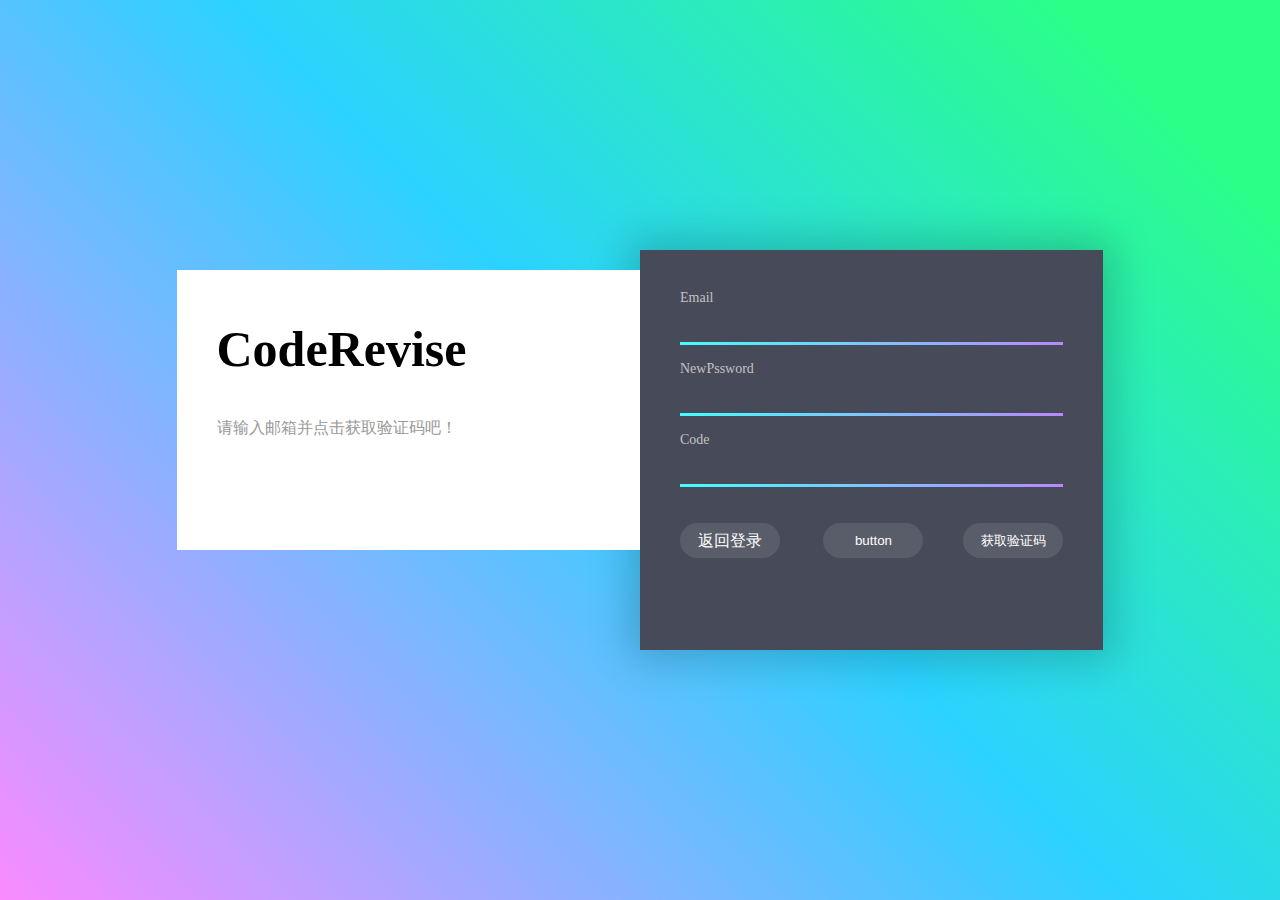
<file: codeRivese.html>
<!DOCTYPE html>
<html lang="en">
<head>
    <meta charset="UTF-8">
    <meta http-equiv="X-UA-Compatible" content="IE=edge">
    <meta name="viewport" content="width=device-width, initial-scale=1.0">
    <title>验证码修改密码</title>
    <link rel="stylesheet" href="css/codeRivese.css">
</head>
<body>
    <div class="shell">
        <div class="box-left">
            <h2>CodeRevise</h2>
            <span>请输入邮箱并点击获取验证码吧！</span>
        </div>
        <div class="box-right">
            <form action="">
                <label for="email" >Email</label>
                <input type="email" name="email">
                <label for="">NewPssword</label>
                <input type="password"  name="newPassword">
                <label for="text">Code</label>
                <input type="text" name="code"> 
                <input type="button" id="get-code" value="获取验证码">
                <input type="button" id="btn" value="button" >
                <a href="login and register.html">返回登录</a>
            </form>
        </div>
    </div>
    <script src="js/ajax.js"></script>
    <script src="js/codeRivese.js"></script>
</body>
</html>
</file>
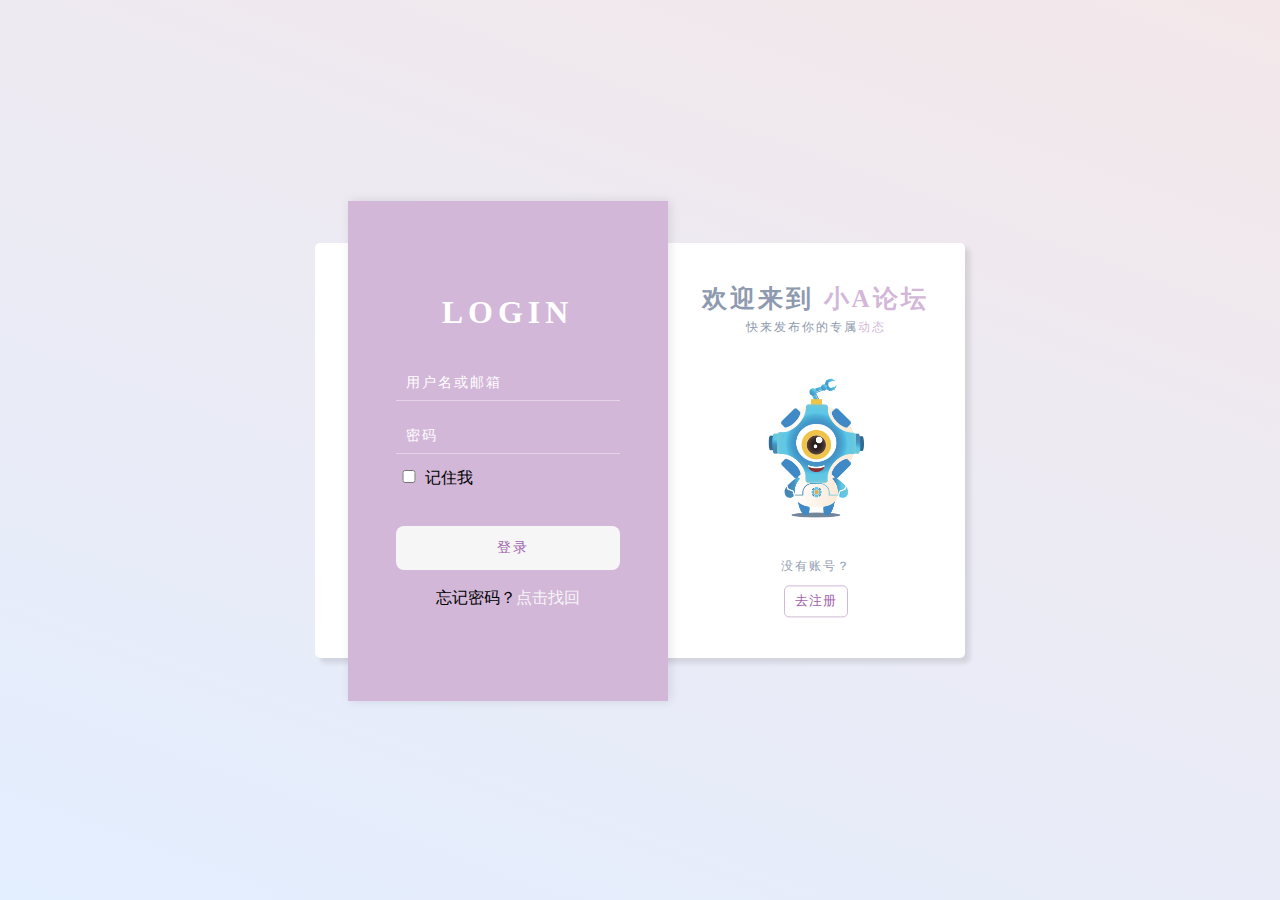
<file: login and register.html>
<!DOCTYPE html>
<html lang="en">
<head>
    <meta charset="UTF-8">
    <meta http-equiv="X-UA-Compatible" content="IE=edge">
    <meta name="viewport" content="width=device-width, initial-scale=1.0">
    <title>登录注册</title>
    <link rel="stylesheet" href="css/login and register.css">
</head>
<body>
    <div class="container">
        <div class="form-box">
            <!-- 注册 -->
            <div class="register-box hidden">
                <h1>register</h1>
                <form id="form1">
                <input type="text" placeholder="用户名" name="username">
                <input type="email" placeholder="邮箱" name="eamil">
                <input type="password" placeholder="密码" name="password">
                <!-- <input type="text" placeholder="用户名"> -->
                <input type="button" value="注册" class="btn-register">
            </form>
        </div>
        <!-- 登录 -->
        <div class="login-box">
            <h1>login</h1>
            <form id="form2">
            <input type="text" placeholder="用户名或邮箱" name="usernameOrEmail">
            <input type="password" placeholder="密码" name="login-password">
            <div><input type="checkbox" value="记住我"><span>记住我</span></div>
            <input type="button" value="登录" class="btn-login">
        </form>
            <span>忘记密码？<a href="codeRivese.html">点击找回</a></span>
        </div>
    </div>
    <div class="con-box left">
        <h2>欢迎来到 <span>小A论坛</span></h2>
        <p>快来加入这个<span>大家庭</span></p>
        <img src="images/吉祥物招手.png" alt="">
        <p>已有账号</p>
        <button id="login">去登录</button>
    </div>
    <div class="con-box right">
        <h2>欢迎来到 <span>小A论坛</span></h2>
        <p>快来发布你的专属<span>动态</span></p>
        <img src="images/吉祥物.png" alt="">
        <p>没有账号？</p>
        <button id="register">去注册</button>
    </div>
    </div>
    <script src="js/ajax.js"></script>
    <script src="js/login and register.js"></script>
</body>
</html>
</file>
<file: css/codeRivese.css>
* {
    padding: 0;
    margin: 0;
}

body {
    height: 100vh;
    display: flex;
    justify-content: center;
    align-items: center;
    background-image: linear-gradient(45deg, #FA8BFF 0%, #2BD2FF 52%, #2BFF88 90%);
}
.wrong {
    color: red;
}
.right {
    color: skyblue;
}
.shell {
    /* width: 800px; */
    height: 400px;
    display: flex;
}
.box-left {
    position: relative;
    top: 20px;
    background-color: #fff;
    width: 50%;
    height: 280px;
}
.box-left h2 {
    font: 900 50px '';
    margin: 50px 40px 40px;
}
.box-left span {
    display: block;
    color:#999;
    font-style: 14px;
    margin: 40px
}
.box-right {
    background-color: #474a59;
    box-shadow: 0 0 40px 10px rgba(0, 0, 0, .2);
    color: #f1f1f1;
    width: 50%;
}
form{ 
    margin:40px;
}
label {
    color: #c2c2c5;
    display: block;
    font-size: 14px;
    height: 16px;
    margin-top: 20px;
    margin-bottom: 5px;
    position: relative;
}
input {
    background:transparent;
    border: 0;
    color: #f2f2f2;
    font-style: 20px;
    height: 30px;
    line-height: 30px;
    width: 100%;
    outline:none;
}
label::before {
    content: '';
    display: block;
    position: absolute;
    top: 52px;
    width: 100%;
    height: 3px;
    background-image: linear-gradient(to right, #44ffff,#b888ff);
}
#btn,a, #get-code {
    display: block;
    color: #fff;
    margin-top: 40px;
    width: 100px;
    height: 35px;
    background-color: rgba(255, 255, 255, .1);
    border-radius: 20px;
    float: right;
    transition: .3s;
    cursor: pointer;
}
#get-code {
    margin-left: 40px;
}
a {
    float: left;
    text-decoration: none;
    line-height: 35px;
    text-align: center;
}
#btn:hover {
    letter-spacing: 2px;
    color: #000;
    background-color: #fff;
}
a:hover {
    letter-spacing: 2px;
    color: #000;
    background-color: #fff;
}
#get-code:hover {
    letter-spacing: 2px;
    color: #000;
    background-color: #fff;
}
</file>
<file: css/login and register.css>
* {
    margin: 0;
    padding: 0;
}
body {
    /* 100%窗口高度 */
    height: 100vh;
    /* 弹性布局 */
    display: flex;
    justify-content: center;
    align-items: center;
    /* 背景渐变 */
    background: linear-gradient(200deg, #f3e7e9, #e3eeff)
}
.container {
    background-color: #fff;
    width: 650px;
    height: 415px;
    border-radius: 5px;
    /* 阴影 */
    box-shadow: 5px 5px 5px rgba(0,0,0,.1);
    /* 相对定位 */
    position: relative;
}
.form-box{
    position: absolute;
    top: -10%;
    left: 5%;
    background-color: #d3b7d8;
    width: 320px;
    height: 500px;
    border: 5px;
    box-shadow: 2px 0 10px rgba(0,0,0,.1);
    display: flex;
    justify-content: center;
    align-items: center;
    z-index: 2;
    /* 动画过渡 */
    transition: 0.5s ease-in-out;
}
.register-box, .login-box {
    /* 弹性布局 垂直排列 */
    display: flex;
    flex-direction: column;
    align-items: center;
    width: 100%;
}
#form1,#form2 {
    display: flex;
    flex-direction: column;
    align-items: center;
    width: 100%;
}
.login-box a {
    text-decoration: none;
    color: #f6f6f6;
}
.login-box span {
    margin-top:10px ;
}
.hidden {
    display: none;
}
h1 {
    text-align: center;
    margin-bottom: 25px;
    /* 大写 */
    text-transform: uppercase;
    color: #fff;
    letter-spacing: 5px;
}
input {
    background-color: transparent;
    width: 70%;
    color: #fff;
    border: none;
    border-bottom: 1px solid rgba(255, 255, 255, .4);
    padding: 10px 0;
    text-indent: 10px;
    margin: 8px 0;
    font-size: 14px;
    letter-spacing: 2px;
}
#form2 div {
    width: 100%;
}
#form2 input[type="checkbox"] {
    margin-left: 45px;
    width: 10%;
}
input::placeholder {
    color: #fff;
}
input:focus{
    color: #a262ad;
    outline: none;
    border-bottom: 1px solid #a262ad80;
}
input:focus::placeholder {
    opacity: 0;
}
.form-box .btn-register,
.form-box .btn-login {
    width: 70%;
    margin-top: 35px;
    background-color: #f6f6f6;
    outline: none;
    border-radius: 8px;
    padding: 13px;
    color: #a262ad;
    letter-spacing: 2px;
    border: none;
    cursor: pointer;
}
.form-box button:hover {
    background-color: #a262ad;
    color: #f6f6f6;
    transition: background-color 0.5s ease;
}
.con-box {
    width: 50%;
    /* 弹性布局 垂直排列 居中 */
    display: flex;
    flex-direction: column;
    justify-content: center;
    align-items: center;
    /* 绝对定位居中 */
    position: absolute;
    top: 50%;
    transform: translateY(-50%);
}
.con-box.left {
    left: -2%;
}
.con-box.right {
    right: -2%;
}
.con-box h2 {
    color: #8e9aaf;
    font-size: 25px;
    font-weight: 700;
    letter-spacing: 3px;
    text-align: center;
    margin-bottom: 4px
}
.con-box p {
    font-size: 12px;
    letter-spacing: 2px;
    color: #8e9aaf;
    text-align: center;
}
.con-box span {
    color: #d3b7d8;
}
.con-box img {
    width: 100px;
    /* height: 150px; */
    opacity: .9;
    margin: 40px 0;
}
.con-box button {
    margin-top: 3%;
    background-color: #fff;
    color: #a262ad;
    border: 1px solid #d3b7d8;
    padding: 6px 10px;
    border-radius: 5px;
    letter-spacing: 1px;
    outline: none;
    cursor: pointer;
}
.con-box button:hover {
    background-color: #d3b7d8;
    color: #fff;
}
</file>
